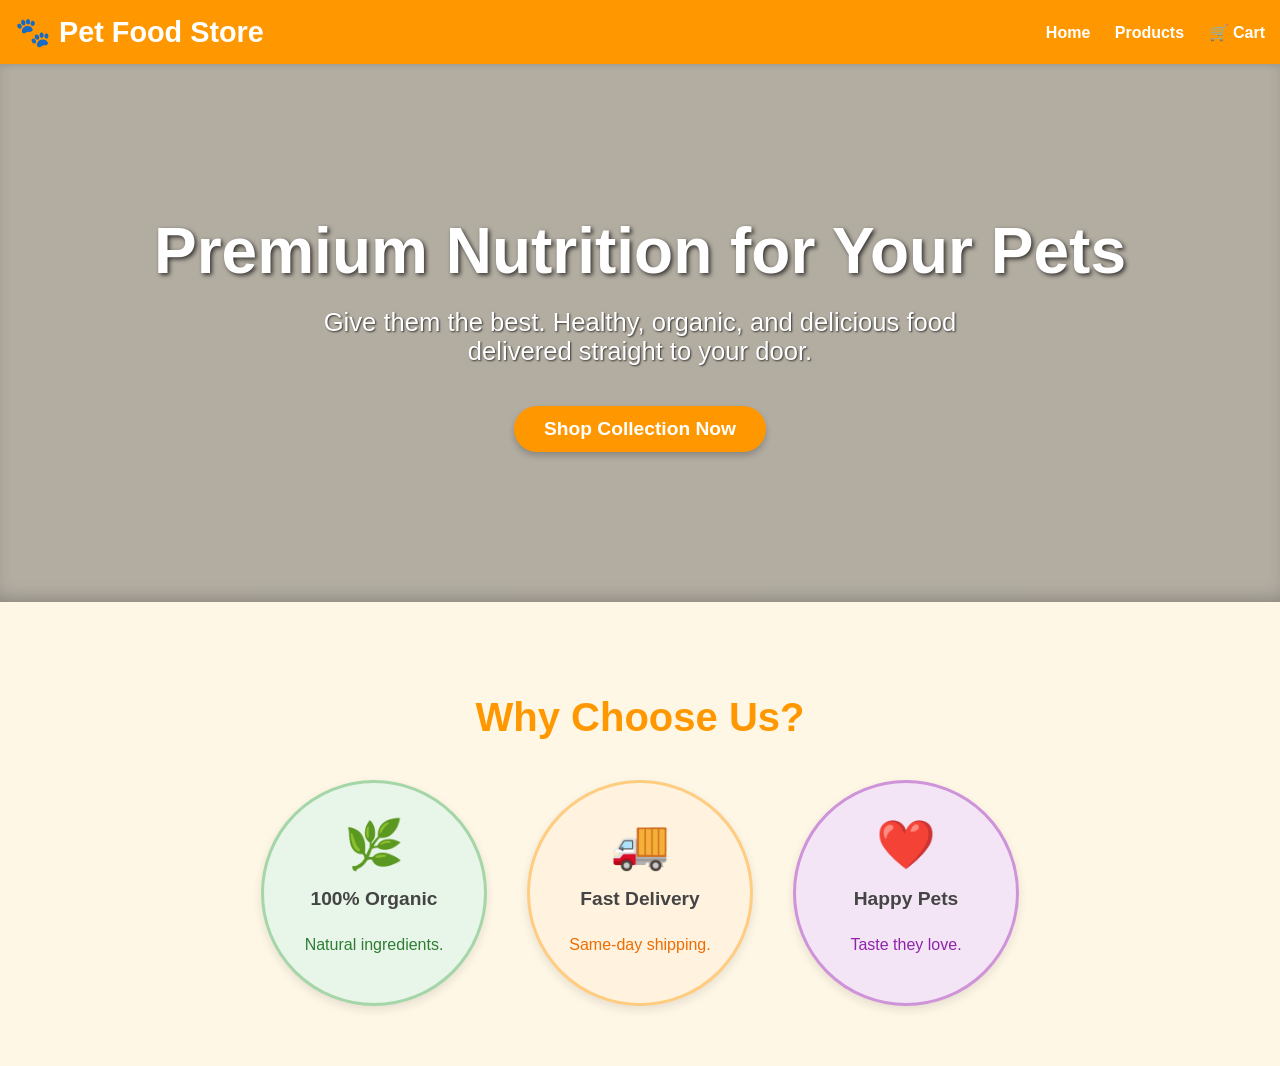
<file: index.html>
<!DOCTYPE html>
<html>
<head>
<title>Pet Food Store - Home</title>
<link rel="stylesheet" href="style.css">
</head>
<body>
<header><h1>🐾 Pet Food Store</h1>
<nav>
<a href="index.html">Home</a>
<a href="products.html">Products</a>
<a href="cart.html">🛒 Cart</a>
</nav></header>

<section class="hero">
    <h2>Premium Nutrition for Your Pets</h2>
    <p>Give them the best. Healthy, organic, and delicious food delivered straight to your door.</p>
    <button onclick="goProducts()">Shop Collection Now</button>
</section>

<section class="features-section">
    <h2 style="color: #ff9800; font-size: 2.5em; margin-bottom: 40px;">Why Choose Us?</h2>
    <div class="features-grid">
        <div class="feature-box feat-organic">
            <span class="feat-icon">🌿</span>
            <h3>100% Organic</h3>
            <p>Natural ingredients.</p>
        </div>
        <div class="feature-box feat-fast">
            <span class="feat-icon">🚚</span>
            <h3>Fast Delivery</h3>
            <p>Same-day shipping.</p>
        </div>
        <div class="feature-box feat-happy">
            <span class="feat-icon">❤️</span>
            <h3>Happy Pets</h3>
            <p>Taste they love.</p>
        </div>
    </div>
</section>

<script src="script.js"></script>
</body>
</html>
</file>
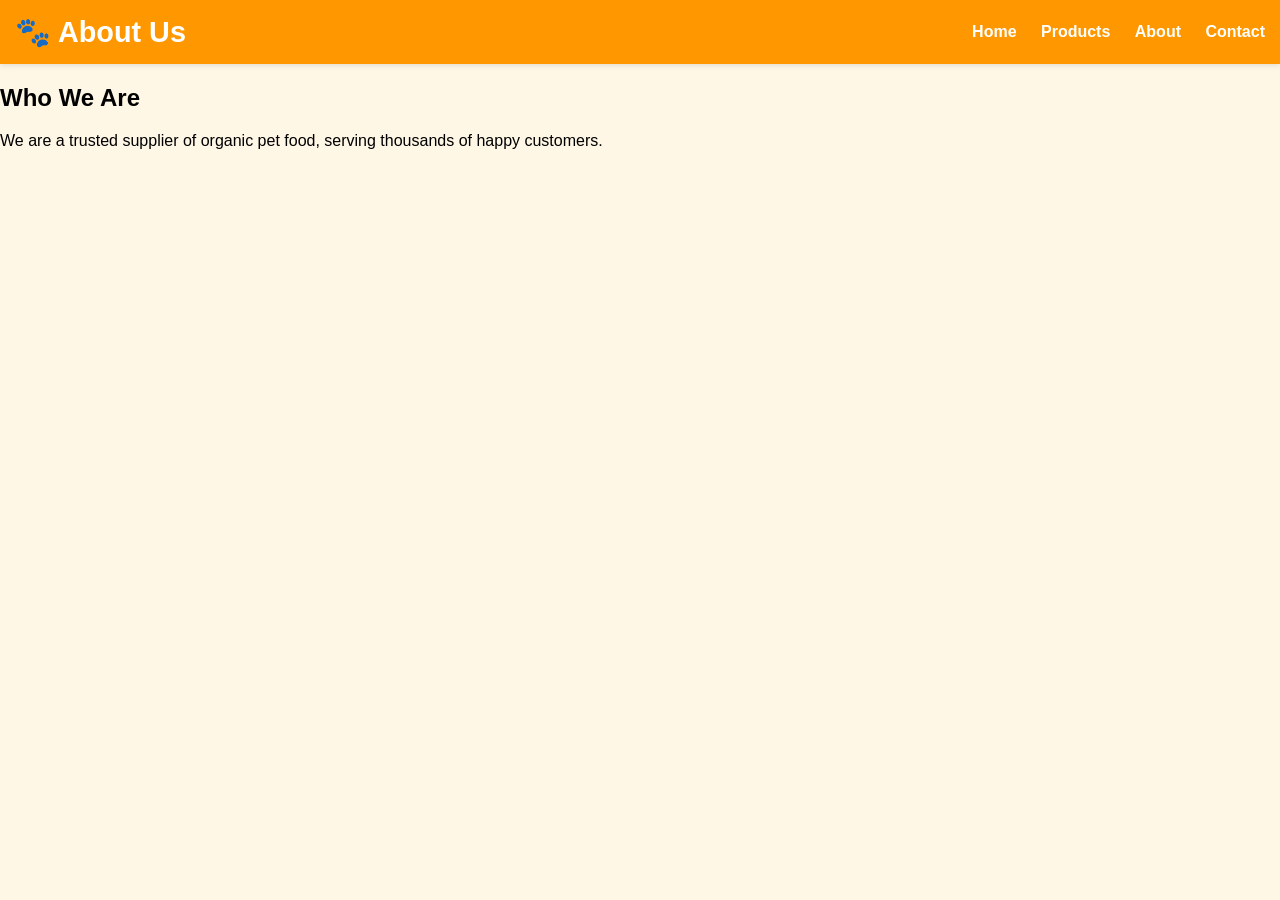
<file: about.html>
<!DOCTYPE html>
<html>
<head>
<title>About Us - Pet Food</title>
<link rel="stylesheet" href="style.css">
</head>
<body>
<header><h1>🐾 About Us</h1>
<nav>
<a href="index.html">Home</a>
<a href="products.html">Products</a>
<a href="about.html">About</a>
<a href="contact.html">Contact</a>
</nav></header>

<section class="content">
<h2>Who We Are</h2>
<p>We are a trusted supplier of organic pet food, serving thousands of happy customers.</p>
</section>

</body>
</html>
</file>
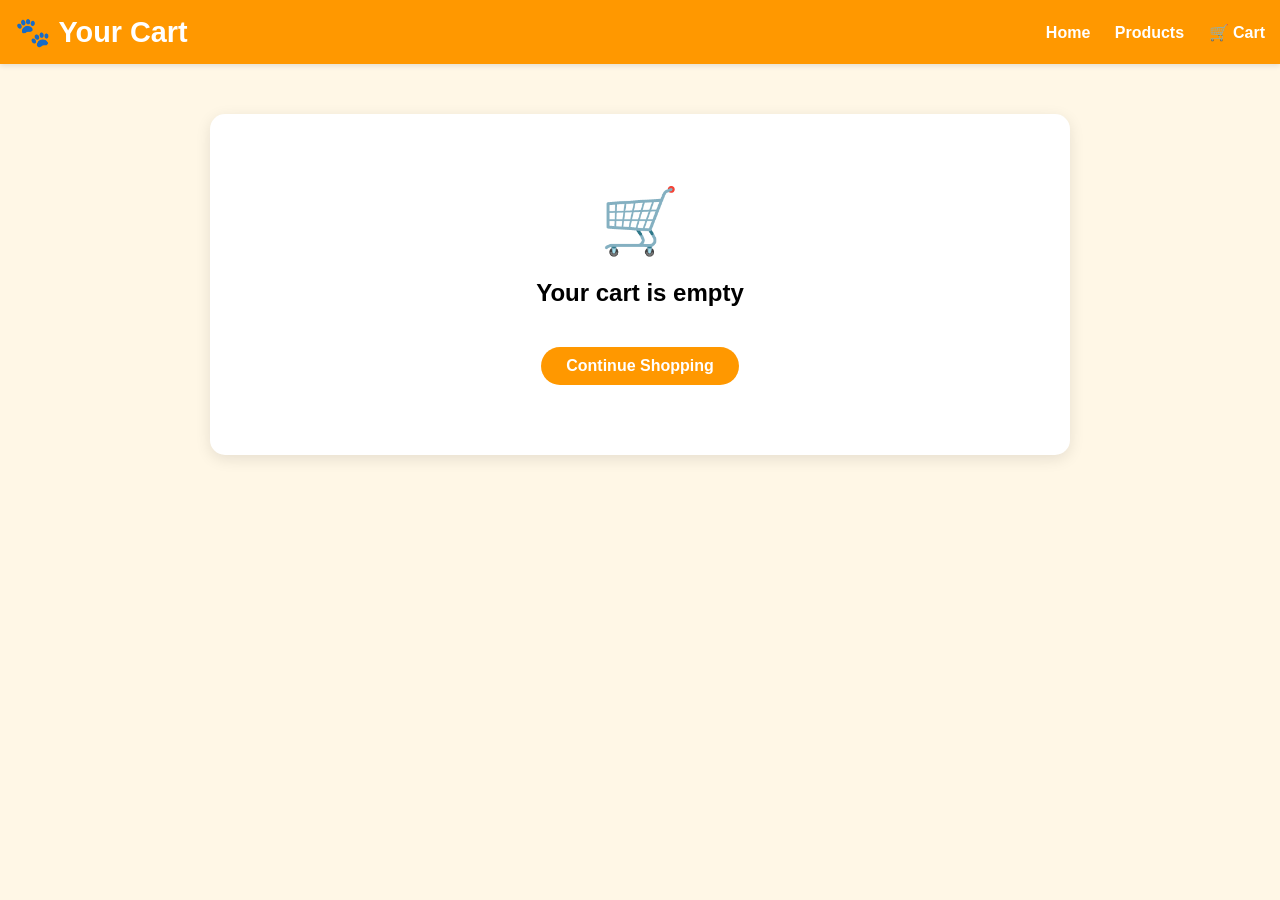
<file: cart.html>
<!DOCTYPE html>
<html>
<head>
<title>Your Cart - Pet Food</title>
<link rel="stylesheet" href="style.css">
<style>
    /* Add a specific style for the green discount text */
    .discount-text {
        color: #28a745;
        font-weight: bold;
    }
</style>
</head>
<body>
<header><h1>🐾 Your Cart</h1>
<nav>
<a href="index.html">Home</a>
<a href="products.html">Products</a>
<a href="cart.html">🛒 Cart</a>
</nav></header>

<div class="cart-container" id="cart-container"></div>

<script>
    const cartContainer = document.getElementById('cart-container');
    let cart = JSON.parse(localStorage.getItem('shoppingCart')) || [];

    function saveCart() { localStorage.setItem('shoppingCart', JSON.stringify(cart)); renderCart(); }
    function increaseQty(id) { const item = cart.find(i => i.id === id); if(item){item.quantity++; saveCart();}}
    function decreaseQty(id) { const idx = cart.findIndex(i => i.id === id); if(idx>-1){cart[idx].quantity--; if(cart[idx].quantity===0)cart.splice(idx,1); saveCart();}}
    function removeItem(id) { const idx = cart.findIndex(i => i.id === id); if(idx>-1){cart.splice(idx,1); saveCart();}}
    function clearCart() { cart = []; saveCart(); }
    function goToCheckout() { window.location.href = 'checkout.html'; }

    function renderCart() {
        if (cart.length === 0) {
            cartContainer.innerHTML = `<div class="empty-state-container"><div class="empty-state-icon">🛒</div><h2>Your cart is empty</h2><a href="products.html" class="continue-shop-btn">Continue Shopping</a></div>`;
        } else {
            let subtotal = 0;
            cartContainer.innerHTML = '<h2>Review Your Order</h2>';
            cart.forEach(item => {
                subtotal += item.price * item.quantity;
                cartContainer.innerHTML += `
                    <div class="cart-item">
                        <img src="${item.image}">
                        <div class="item-details">
                            <div class="item-title">${item.name}</div>
                            <div>₹${item.price}</div>
                            <div class="qty-controls">
                                <button class="qty-btn" onclick="decreaseQty(${item.id})">-</button>
                                <span class="qty-display">${item.quantity}</span>
                                <button class="qty-btn" onclick="increaseQty(${item.id})">+</button>
                                <button class="remove-btn" onclick="removeItem(${item.id})"><svg xmlns="http://www.w3.org/2000/svg" fill="none" viewBox="0 0 24 24" stroke="currentColor"><path stroke-linecap="round" stroke-linejoin="round" stroke-width="2" d="M19 7l-.867 12.142A2 2 0 0116.138 21H7.862a2 2 0 01-1.995-1.858L5 7m5 4v6m4-6v6m1-10V4a1 1 0 00-1-1h-4a1 1 0 00-1 1v3M4 7h16" /></svg></button>
                            </div>
                        </div>
                        <div>₹${item.price*item.quantity}</div>
                    </div>`;
            });

            // --- NEW DISCOUNT LOGIC ---
            const tax = subtotal * 0.05; // 5% tax
            const shipping = 50; // Flat shipping rate now (since we have a discount instead)
            
            let discountAmount = 0;
            let discountHTML = '';
            
            // Apply 10% discount if subtotal is over ₹1000
            if (subtotal > 1000) {
                discountAmount = subtotal * 0.10;
                // Create the HTML row to show the discount
                discountHTML = `
                    <div class="summary-row">
                        <span class="discount-text">Special Offer (10% Off):</span>
                        <span class="discount-text">-₹${discountAmount.toFixed(2)}</span>
                    </div>`;
            }

            // Calculate final total (subtracting the discount)
            const total = subtotal + tax + shipping - discountAmount;

            cartContainer.innerHTML += `
                <div class="order-summary-box">
                    <div class="summary-row"><span>Subtotal:</span><span>₹${subtotal}</span></div>
                    <div class="summary-row"><span>Tax (5%):</span><span>₹${tax.toFixed(2)}</span></div>
                    <div class="summary-row"><span>Shipping:</span><span>₹${shipping}</span></div>
                    ${discountHTML}
                    <div class="summary-row total"><span>Total:</span><span>₹${Math.round(total)}</span></div>
                </div>
                <div class="cart-actions">
                    <button onclick="clearCart()" style="background:#d9534f;padding:10px 20px;border-radius:25px;">Clear Cart</button>
                    <button onclick="goToCheckout()" class="checkout-btn" style="border-radius:25px;">Proceed to Checkout</button>
                </div>`;
        }
    }
    renderCart();
</script>
</body>
</html>
</file>
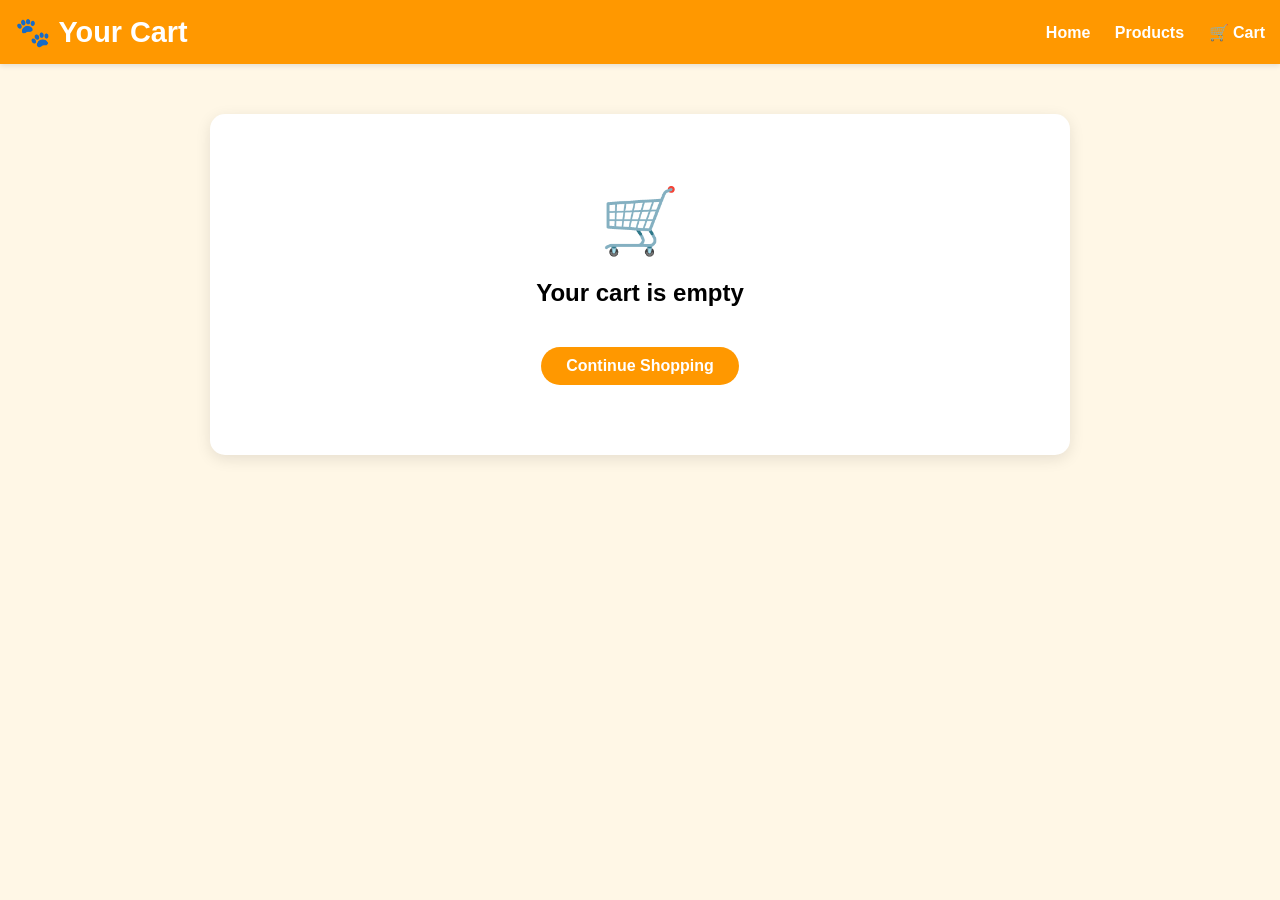
<file: checkout.html>
<!DOCTYPE html>
<html>
<head>
<title>Checkout</title>
<link rel="stylesheet" href="style.css">
</head>
<body>
<header><h1>🐾 Checkout</h1><nav><a href="cart.html">← Back to Cart</a></nav></header>

<div class="checkout-container">
    <div class="checkout-form">
        <h2>Details</h2>
        <form id="payment-form">
            <div class="form-group"><label>Name</label><input type="text" id="name" required placeholder="John Doe"></div>
            <div class="form-group"><label>Address</label><input type="text" required placeholder="123 Pet Street"></div>
            <div class="form-group"><label>Card (Simulated)</label><input type="text" required placeholder="XXXX-XXXX-XXXX-XXXX"></div>
            <button type="submit" class="pay-btn">Place Order</button>
        </form>
    </div>
    <div class="order-summary" id="order-summary">
        <h2>Summary</h2>
        <div id="summary-items"></div>
        <div class="summary-item summary-total"><span>Total:</span><span id="summary-total-amount">₹0</span></div>
    </div>
</div>

<script>
    let cart = JSON.parse(localStorage.getItem('shoppingCart')) || [];
    if(cart.length===0) window.location.href='cart.html';

    let total=0;
    cart.forEach(i=>{
        total+=i.price*i.quantity;
        document.getElementById('summary-items').innerHTML+=`<div class="summary-item"><span>${i.name} x${i.quantity}</span><span>₹${i.price*i.quantity}</span></div>`;
    });
    // Note: This simple summary doesn't recalculate tax/shipping for simplicity in this view
    document.getElementById('summary-total-amount').innerText=`₹${total} (approx)`;

    document.getElementById('payment-form').addEventListener('submit',e=>{
        e.preventDefault();
        alert(`Thanks ${document.getElementById('name').value}! Your order has been placed successfully.`);
        localStorage.removeItem('shoppingCart');
        window.location.href='index.html';
    });
</script>
</body>
</html>
</file>
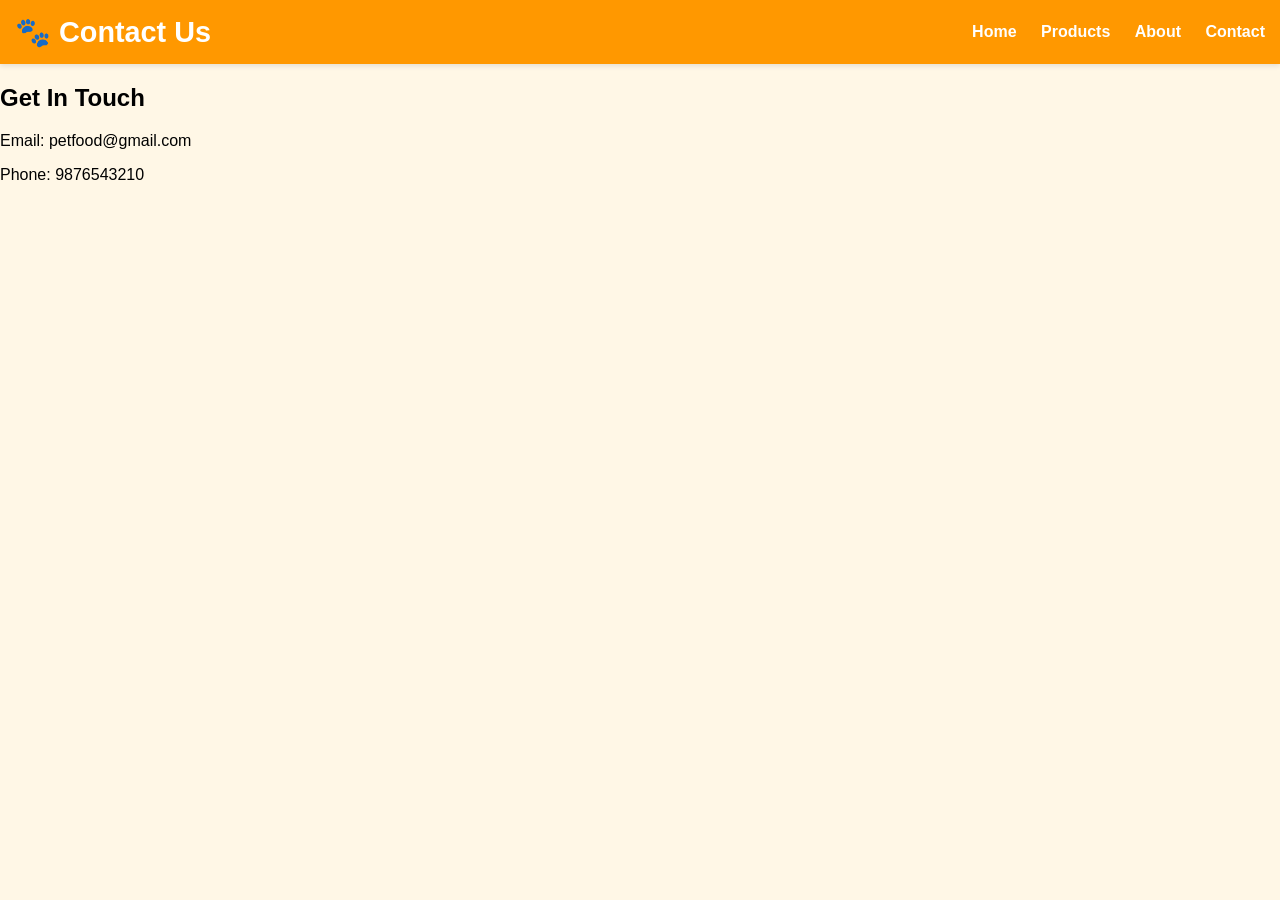
<file: contact.html>
<!DOCTYPE html>
<html>
<head>
<title>Contact - Pet Food</title>
<link rel="stylesheet" href="style.css">
</head>
<body>
<header><h1>🐾 Contact Us</h1>
<nav>
<a href="index.html">Home</a>
<a href="products.html">Products</a>
<a href="about.html">About</a>
<a href="contact.html">Contact</a>
</nav></header>

<section class="content">
<h2>Get In Touch</h2>
<p>Email: petfood@gmail.com</p>
<p>Phone: 9876543210</p>
</section>

</body>
</html>
</file>
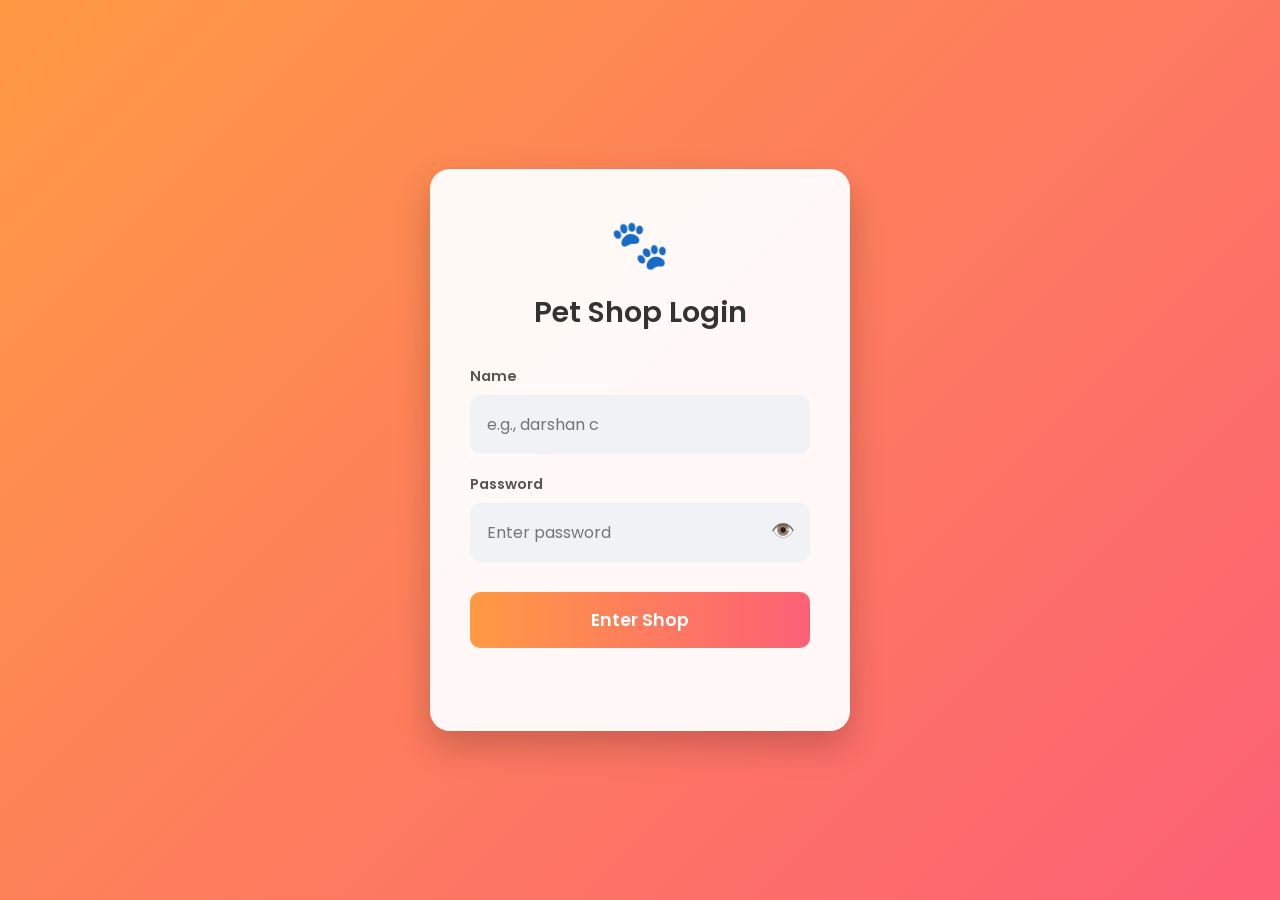
<file: login.html>
<!DOCTYPE html>
<html lang="en">
<head>
    <meta charset="UTF-8">
    <meta name="viewport" content="width=device-width, initial-scale=1.0">
    <title>Login - Pet Food Shop</title>
    <link href="https://fonts.googleapis.com/css2?family=Poppins:wght@400;600&display=swap" rel="stylesheet">
    <style>
        /* --- Login Page Styles --- */
        * { box-sizing: border-box; margin: 0; padding: 0; font-family: 'Poppins', sans-serif; }
        body.login-page {
            background: linear-gradient(135deg, #ff9a44 0%, #fc6076 100%);
            display: flex; justify-content: center; align-items: center; min-height: 100vh;
        }
        .login-container {
            background-color: rgba(255, 255, 255, 0.95); padding: 2.5rem;
            border-radius: 20px; box-shadow: 0 15px 35px rgba(0,0,0,0.2);
            width: 100%; max-width: 420px;
        }
        .login-header { text-align: center; margin-bottom: 2rem; }
        .login-header h2 { color: #333; font-weight: 600; font-size: 1.8rem; }
        .login-header span { font-size: 3rem; display: block; margin-bottom: 10px; }
        .form-group { display: flex; flex-direction: column; gap: 20px; }
        .input-group { position: relative; }
        label { font-weight: 600; font-size: 0.9rem; color: #555; margin-bottom: 8px; display: block; }
        input[type="text"], input[type="password"] {
            width: 100%; padding: 15px; padding-right: 45px; border: 2px solid transparent;
            background-color: #f0f2f5; border-radius: 10px; font-size: 1rem; transition: all 0.3s ease;
        }
        input:focus {
            outline: none; border-color: #ff9a44; background-color: #fff;
            box-shadow: 0 0 0 4px rgba(255, 154, 68, 0.1);
        }
        .toggle-password {
            position: absolute; right: 15px; top: 42px; cursor: pointer; font-size: 1.2rem; color: #888; user-select: none;
        }
        .login-btn {
            width: 100%; padding: 15px; background: linear-gradient(to right, #ff9a44, #fc6076);
            color: white; border: none; border-radius: 10px; font-size: 1.1rem; font-weight: 600;
            cursor: pointer; transition: transform 0.2s, box-shadow 0.2s; margin-top: 10px;
        }
        .login-btn:hover { transform: translateY(-2px); box-shadow: 0 5px 15px rgba(252, 96, 118, 0.4); }
        #message-box {
            margin-top: 20px; text-align: center; font-weight: 600; min-height: 1.4em;
            border-radius: 8px; padding: 10px;
        }
        .success { color: #155724; background-color: #d4edda; border: 1px solid #c3e6cb;}
        .error { color: #721c24; background-color: #f8d7da; border: 1px solid #f5c6cb;}
    </style>
</head>
<body class="login-page">

    <div class="login-container">
        <div class="login-header">
            <span>🐾</span>
            <h2>Pet Shop Login</h2>
        </div>
        <form id="loginForm">
            <div class="form-group">
                <div class="input-group">
                    <label for="username">Name</label>
                    <input type="text" id="username" name="username" placeholder="e.g., darshan c" required>
                </div>
                <div class="input-group">
                    <label for="password">Password</label>
                    <input type="password" id="password" name="password" placeholder="Enter password" required>
                    <span id="togglePasswordBtn" class="toggle-password">👁️</span>
                </div>
                <button type="submit" class="login-btn">Enter Shop</button>
            </div>
        </form>
        <div id="message-box"></div>
    </div>


    <script>
        const form = document.getElementById('loginForm');
        const usernameInput = document.getElementById('username');
        const passwordInput = document.getElementById('password');
        const togglePasswordBtn = document.getElementById('togglePasswordBtn');
        const messageBox = document.getElementById('message-box');
        const loginBtn = document.querySelector('.login-btn');

        // Toggle Password Visibility
        togglePasswordBtn.addEventListener('click', function () {
            const currentType = passwordInput.getAttribute('type');
            if (currentType === 'password') {
                passwordInput.setAttribute('type', 'text');
                this.textContent = '🙈';
            } else {
                passwordInput.setAttribute('type', 'password');
                this.textContent = '👁️';
            }
        });

        // Form Submission
        form.addEventListener('submit', function(event) {
            event.preventDefault();
            const usernameValue = usernameInput.value;
            const passwordValue = passwordInput.value;

            messageBox.className = '';
            messageBox.textContent = '';

            if (usernameValue === "darshan c" && passwordValue === "darshi@123") {
                // Success
                messageBox.textContent = "✅ Welcome Darshan! Entering shop...";
                messageBox.className = "success";
                loginBtn.disabled = true;
                loginBtn.style.opacity = "0.7";
                loginBtn.textContent = "Loading...";

                // Redirect to index.html after 1.5 seconds
                setTimeout(() => {
                    window.location.href = 'index.html'; 
                }, 1500);

            } else {
                // Failure
                messageBox.textContent = "❌ Incorrect name or password.";
                messageBox.className = "error";
                document.querySelector('.login-container').animate([
                    { transform: 'translateX(0)' }, { transform: 'translateX(-10px)' },
                    { transform: 'translateX(10px)' }, { transform: 'translateX(0)' }
                ], { duration: 300 });
            }
        });
    </script>
</body>
</html>
</file>
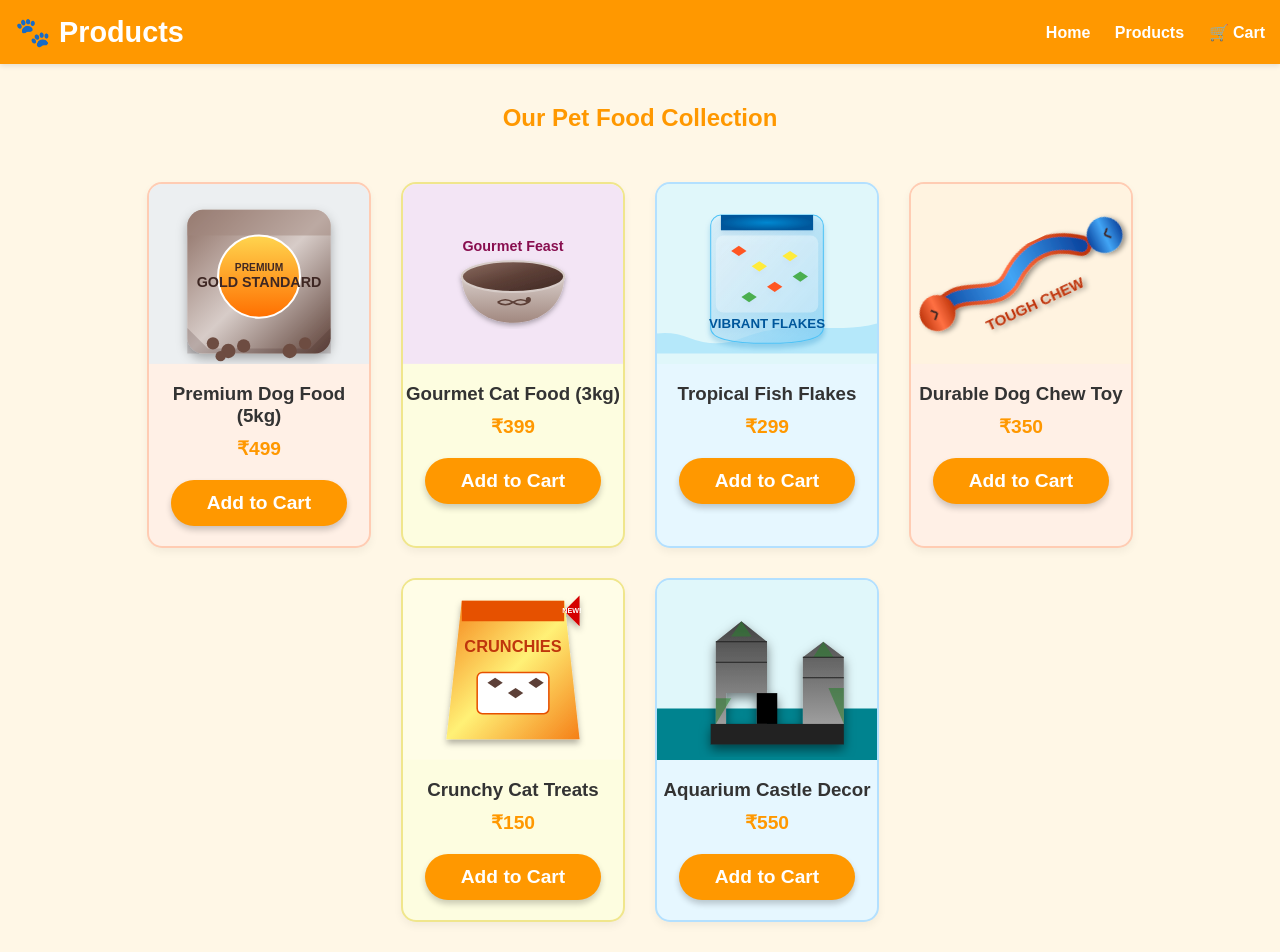
<file: products.html>
<!DOCTYPE html>
<html>
<head>
<title>Products - Pet Food</title>
<link rel="stylesheet" href="style.css">
</head>
<body>
<header><h1>🐾 Products</h1>
<nav>
<a href="index.html">Home</a>
<a href="products.html">Products</a>
<a href="cart.html">🛒 Cart</a>
</nav></header>

<h2 style="text-align:center; margin-top: 40px; color: #ff9800;">Our Pet Food Collection</h2>

<div class="grid"></div>

<script src="data.js"></script>
<script src="script.js"></script>
</body>
</html>
</file>
<file: style.css>
body {
    margin: 0;
    font-family: Arial, sans-serif;
    background-color: #fff7e6; /* Soft warm background color */
}

header {
    background: #ff9800;
    color: white;
    padding: 15px;
    display: flex;
    justify-content: space-between;
    align-items: center;
    box-shadow: 0 2px 5px rgba(0,0,0,0.1);
}

header h1 { margin: 0; font-size: 1.8em; }

nav a {
    margin-left: 20px;
    color: white;
    text-decoration: none;
    font-weight: bold;
    transition: color 0.2s;
}

nav a:hover { color: #ffd180; }

/* --- UPDATED HERO SECTION BACKGROUND --- */
.hero {
    text-align: center;
    padding: 150px 20px;
    color: white;
    /* New premium background image with a slight dark overlay */
    background: linear-gradient(rgba(0, 0, 0, 0.3), rgba(0, 0, 0, 0.3)), url('https://images.unsplash.com/photo-1530281700549-e82e7bf110d6?w=1200&q=80');
    background-size: cover;
    background-position: center;
    box-shadow: inset 0 -10px 20px -10px rgba(0,0,0,0.3);
}

.hero h2 {
    font-size: 4em;
    margin: 0 0 20px 0;
    text-shadow: 2px 2px 4px rgba(0,0,0,0.7);
}

.hero p {
    font-size: 1.6em;
    margin: 0 0 40px 0;
    text-shadow: 1px 1px 2px rgba(0,0,0,0.7);
    max-width: 700px;
    margin-left: auto;
    margin-right: auto;
}

/* --- Features Section --- */
.features-section {
    padding: 60px 20px;
    text-align: center;
}
.features-grid {
    display: flex;
    gap: 40px;
    justify-content: center;
    flex-wrap: wrap;
    margin-top: 40px;
}
.feature-box {
    width: 180px;
    height: 180px;
    border-radius: 50%;
    display: flex;
    flex-direction: column;
    justify-content: center;
    align-items: center;
    padding: 20px;
    box-shadow: 0 4px 10px rgba(0,0,0,0.1);
    transition: transform 0.3s ease;
    border: 3px solid transparent;
    background: white;
}
.feature-box:hover { transform: scale(1.05); }
.feature-box h3 { margin: 15px 0 10px; color: #444; font-size: 1.2em; }
.feat-icon { font-size: 3em; }
/* Feature themes */
.feat-organic { background: #e8f5e9; border-color: #a5d6a7; color: #2e7d32; }
.feat-fast { background: #fff3e0; border-color: #ffcc80; color: #ef6c00; }
.feat-happy { background: #f3e5f5; border-color: #ce93d8; color: #8e24aa; }

/* --- Global Buttons --- */
button {
    padding: 12px 30px;
    border: none;
    background: #ff9800;
    color: white;
    border-radius: 30px;
    cursor: pointer;
    font-weight: bold;
    font-size: 1.2em;
    transition: background-color 0.2s, transform 0.2s;
    box-shadow: 0 4px 6px rgba(0,0,0,0.2);
}
button:hover {
    background-color: #f57c00;
    transform: translateY(-2px);
}

/* --- Product Cards --- */
.grid { display: flex; gap: 30px; justify-content: center; padding: 30px; flex-wrap: wrap; }
.card { width: 220px; border: 2px solid #ddd; border-radius: 15px; text-align: center; overflow: hidden; background-color: white; box-shadow: 0 4px 8px rgba(0,0,0,0.05); transition: transform 0.3s ease, box-shadow 0.3s ease; }
.card:hover { transform: translateY(-5px); box-shadow: 0 8px 15px rgba(0,0,0,0.1); }
.card img { width: 100%; height: 180px; object-fit: cover; }
.card h3 { margin: 15px 0 10px; color: #333; }
.card p { color: #ff9800; font-weight: bold; font-size: 1.2em; margin: 10px 0 20px; }
.card button { margin-bottom: 20px; width: 80%; }
/* Card Color Themes */
.dog-card { background-color: #fff0e6; border-color: #ffccb3; }
.cat-card { background-color: #fdfde0; border-color: #f0e68c; }
.fish-card { background-color: #e6f7ff; border-color: #b3e0ff; }

/* --- Cart Styles --- */
.cart-container { max-width: 800px; margin: 50px auto; background: white; padding: 30px; border-radius: 15px; box-shadow: 0 4px 15px rgba(0,0,0,0.1); }
.cart-item { display: flex; justify-content: space-between; align-items: center; padding: 15px 0; border-bottom: 1px solid #eee; }
.cart-item img { height: 80px; width: 80px; object-fit: cover; border-radius: 8px; margin-right: 20px; }
.item-details { flex-grow: 1; }
.item-title { font-weight: bold; margin-bottom: 5px; }

/* Quantity controls (+/- buttons) */
.qty-controls { display: flex; align-items: center; margin-top: 10px; }
.qty-btn { background-color: #eee; color: #333; border: 1px solid #ccc; padding: 5px 10px; font-weight: bold; cursor: pointer; border-radius: 4px; width: 30px; text-align: center; }
.qty-display { margin: 0 10px; font-weight: bold; min-width: 20px; text-align: center; }

/* Trash Icon Remove Button */
.remove-btn { background: none; border: none; cursor: pointer; color: #999; padding: 5px; margin-left: 15px; }
.remove-btn:hover { color: #d9534f; }
.remove-btn svg { width: 20px; height: 20px; }

/* Empty Cart State */
.empty-state-container { text-align: center; padding: 40px; }
.empty-state-icon { font-size: 4em; color: #ddd; margin-bottom: 20px; }
.continue-shop-btn { background-color: #ff9800; color: white; padding: 10px 25px; border-radius: 25px; text-decoration: none; font-weight: bold; display: inline-block; margin-top: 20px; }

/* Order Summary Box */
.order-summary-box { margin-top: 30px; background-color: #f9f9f9; padding: 20px; border-radius: 10px; border: 1px solid #eee; }
.summary-row { display: flex; justify-content: space-between; margin-bottom: 10px; color: #555; }
.summary-row.total { border-top: 2px solid #ddd; padding-top: 15px; margin-top: 15px; font-weight: bold; font-size: 1.3em; color: #333; }
.free-shipping-text { color: #28a745; }

/* Checkout Buttons */
.checkout-btn { width: 100%; padding: 15px; font-size: 1.2em; margin-top: 20px; background-color: #28a745; }
.cart-actions { display: flex; justify-content: space-between; align-items: center; margin-top: 20px; }

/* --- Checkout Page Styles --- */
.checkout-container { display: flex; gap: 30px; max-width: 1000px; margin: 50px auto; padding: 20px; }
.checkout-form { flex: 2; background: white; padding: 30px; border-radius: 15px; box-shadow: 0 4px 15px rgba(0,0,0,0.1); }
.order-summary { flex: 1; background: white; padding: 30px; border-radius: 15px; box-shadow: 0 4px 15px rgba(0,0,0,0.1); height: fit-content; }
.form-group { margin-bottom: 20px; }
.form-group label { display: block; margin-bottom: 8px; font-weight: bold; color: #555; }
.form-group input { width: 100%; padding: 12px; border: 2px solid #ddd; border-radius: 6px; box-sizing: border-box; }
.pay-btn { width: 100%; padding: 15px; font-size: 1.3em; background-color: #28a745; margin-top: 20px; }
.summary-item { display: flex; justify-content: space-between; margin-bottom: 10px; }
.summary-total { border-top: 2px solid #eee; padding-top: 15px; font-weight: bold; font-size: 1.2em; margin-top: 20px; }
</file>
